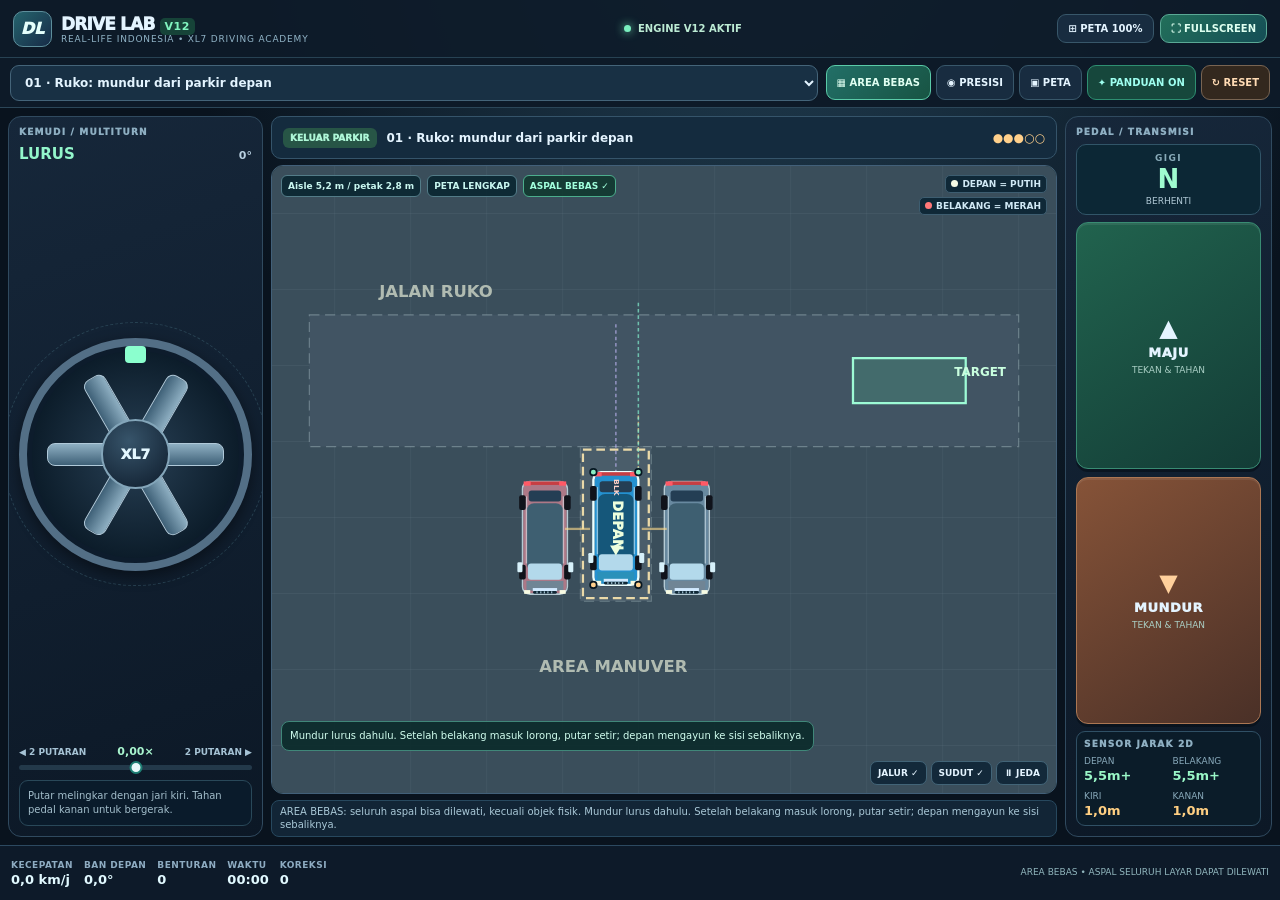
<file: index.html>
<!doctype html>
<html lang="id">
<head>
<meta charset="utf-8">
<meta name="viewport" content="width=device-width,initial-scale=1,maximum-scale=1,viewport-fit=cover,user-scalable=no">
<meta name="theme-color" content="#09111a">
<meta name="description" content="Drive Lab V11 — simulasi mengemudi, keluar parkir dan gang sempit Indonesia.">
<title>Drive Lab V12 — Full Road Indonesia Driving Simulator</title>
<link rel="stylesheet" href="./v12/style.css?v=12">
</head>
<body>
<div id="app">
<header class="header">
  <div class="brand"><span class="brandmark">DL</span><div class="brandcopy"><div class="brandline">DRIVE LAB <strong>V12</strong></div><div class="branddesc">REAL-LIFE INDONESIA • XL7 DRIVING ACADEMY</div></div></div>
  <div class="engine-chip"><i></i><span id="engineStatus">MENYIAPKAN ENGINE</span></div>
  <div class="header-actions"><button id="homeView" class="header-button" title="Kembali ke tampilan seluruh area">⊞ PETA 100%</button><button id="fullBtn" class="header-button primary">⛶ FULLSCREEN</button></div>
</header>
<div class="toolbar">
  <select id="scenarioSelect" aria-label="Pilih skenario latihan"><option>Memuat skenario...</option></select>
  <div class="filters">
    <button id="surfaceBtn" class="chip-button active" title="Ubah permukaan bebas atau batas lintasan" aria-pressed="true">▦ AREA BEBAS</button>
    <button id="modeBtn" class="chip-button" title="Kecepatan presisi atau normal">◉ PRESISI</button>
    <button id="cameraBtn" class="chip-button" title="Tukar tampilan kamera">▣ PETA</button>
    <button id="assistBtn" class="chip-button active" title="Aktifkan panduan" aria-pressed="true">✦ PANDUAN ON</button>
    <button id="resetBtn" class="chip-button reset">↻ RESET</button>
  </div>
</div>
<main class="cockpit">
  <section class="sidepanel wheelpanel" aria-label="Kontrol kemudi">
    <div class="section-kicker">KEMUDI / MULTITURN</div>
    <div class="wheel-readout"><strong id="steerDirection">LURUS</strong><span id="steerValue">0°</span></div>
    <div class="wheel-holder">
      <div id="steering" class="steering" role="slider" tabindex="0" aria-label="Setir virtual" aria-valuemin="-720" aria-valuemax="720" aria-valuenow="0">
        <div id="rotor" class="rotor"><div class="wheel-bar bar1"></div><div class="wheel-bar bar2"></div><div class="wheel-bar bar3"></div><div class="wheel-indicator"></div></div>
        <button id="centerWheel" class="wheel-center" aria-label="Luruskan setir">XL7</button>
      </div>
    </div>
    <div class="wheel-sub"><span>◀ 2 PUTARAN</span><span id="steerTurns">0,00×</span><span>2 PUTARAN ▶</span></div>
    <div class="wheel-meter"><div id="wheelProgress"></div></div>
    <div class="side-hint">Putar melingkar dengan jari kiri. Tahan pedal kanan untuk bergerak.</div>
  </section>
  <section class="viewportpanel" aria-label="Peta mengemudi">
    <div class="missionline"><div><span class="mission-type" id="categoryLabel">LATIHAN</span><strong id="missionName">Menyiapkan...</strong></div><div class="difficulty" id="difficultyLabel">●●●○○</div></div>
    <div class="viewport">
      <canvas id="sceneCanvas" aria-label="Peta dua dimensi kendaraan dan lingkungan"></canvas>
      <div class="scene-badge"><span id="widthInfo">JALAN —</span><span id="viewLabel">PETA LENGKAP</span><span id="driveInfo">ASPAL BEBAS ✓</span></div>
      <div class="sense-legend"><span><i class="front-dot"></i>DEPAN = PUTIH</span><span><i class="back-dot"></i>BELAKANG = MERAH</span></div>
      <div class="mission-message" id="coachMessage">Awasi sudut depan dan belakang mobil.</div>
      <div class="viewport-tools"><button id="lineBtn">JALUR ✓</button><button id="cornerBtn">SUDUT ✓</button><button id="pauseBtn">⏸ JEDA</button></div>
      <div id="completion" class="completion" hidden><div class="trophy">🏆</div><h2>Misi Berhasil</h2><div id="completionStats">Selesai</div><div class="win-actions"><button id="retryBtn">ULANGI</button><button id="nextBtn">LEVEL BERIKUTNYA →</button></div></div>
    </div>
    <div class="mission-caption" id="missionHint">Latihan geometri parkir dan kontrol kendaraan.</div>
  </section>
  <section class="sidepanel pedalpanel" aria-label="Pedal dan sensor">
    <div class="section-kicker">PEDAL / TRANSMISI</div>
    <div class="gearbox"><span>GIGI</span><strong id="gearReadout">N</strong><small id="movingLabel">BERHENTI</small></div>
    <div class="pedals">
      <button id="forward" class="pedal forward"><span class="pedal-icon">▲</span><strong>MAJU</strong><small>TEKAN & TAHAN</small></button>
      <button id="reverse" class="pedal reverse"><span class="pedal-icon">▼</span><strong>MUNDUR</strong><small>TEKAN & TAHAN</small></button>
    </div>
    <div class="sensors">
      <div class="section-kicker">SENSOR JARAK 2D</div>
      <div class="sensor-grid">
        <div><small>DEPAN</small><strong id="sensorF">—</strong></div><div><small>BELAKANG</small><strong id="sensorB">—</strong></div>
        <div><small>KIRI</small><strong id="sensorL">—</strong></div><div><small>KANAN</small><strong id="sensorR">—</strong></div>
      </div>
    </div>
  </section>
</main>
<footer class="footer">
 <div class="stat"><small>KECEPATAN</small><strong id="speed">0,0 km/j</strong></div>
 <div class="stat"><small>BAN DEPAN</small><strong id="tyreAngle">0,0°</strong></div>
 <div class="stat"><small>BENTURAN</small><strong id="collisions">0</strong></div>
 <div class="stat"><small>WAKTU</small><strong id="timer">00:00</strong></div>
 <div class="stat"><small>KOREKSI</small><strong id="changes">0</strong></div>
 <div class="sim-status" id="statusText">SIMULASI 2D • AREA BEBAS = PERMUKAAN LUAS DAPAT DILEWATI • RINTANGAN TETAP SOLID</div>
</footer>
<div id="rotateNotice" class="rotate-notice"><div class="rotate-icon">▱ ↻</div><strong>Putar perangkat ke landscape</strong><p>Kontrol setir dan pedal dirancang untuk dua jari pada layar horizontal.</p></div>
</div>
<script src="./v12/levels.js?v=12"></script>
<script src="./v12/engine.js?v=12"></script>
</body>
</html>
</file>
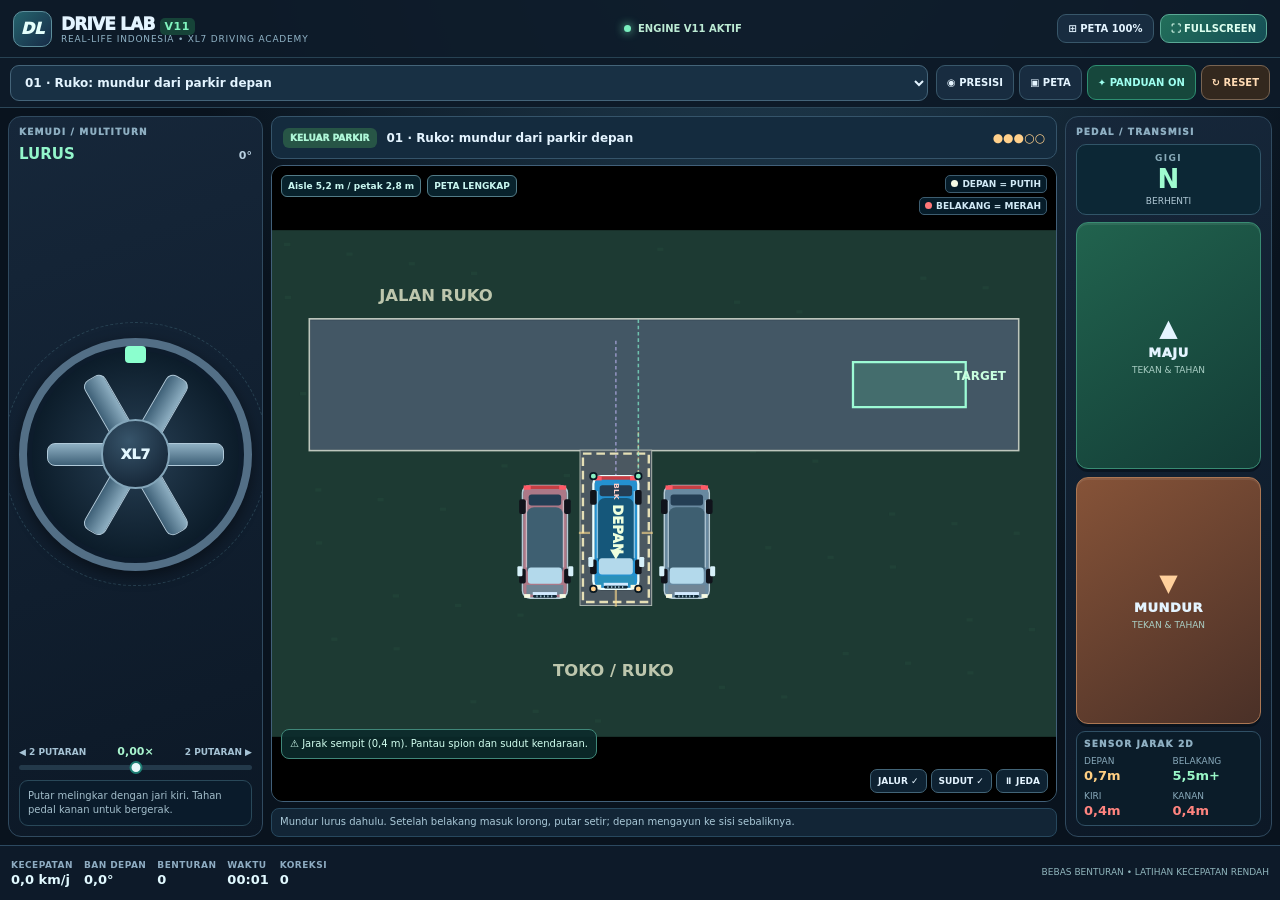
<file: v11/index.html>
<!doctype html>
<html lang="id">
<head>
<meta charset="utf-8">
<meta name="viewport" content="width=device-width,initial-scale=1,maximum-scale=1,viewport-fit=cover,user-scalable=no">
<meta name="theme-color" content="#09111a">
<meta name="description" content="Drive Lab V11 — simulasi mengemudi, keluar parkir dan gang sempit Indonesia.">
<title>Drive Lab V11 — Real-Life Indonesia Driving Simulator</title>
<link rel="stylesheet" href="./style.css">
</head>
<body>
<div id="app">
<header class="header">
  <div class="brand"><span class="brandmark">DL</span><div class="brandcopy"><div class="brandline">DRIVE LAB <strong>V11</strong></div><div class="branddesc">REAL-LIFE INDONESIA • XL7 DRIVING ACADEMY</div></div></div>
  <div class="engine-chip"><i></i><span id="engineStatus">MENYIAPKAN ENGINE</span></div>
  <div class="header-actions"><button id="homeView" class="header-button" title="Kembali ke tampilan seluruh area">⊞ PETA 100%</button><button id="fullBtn" class="header-button primary">⛶ FULLSCREEN</button></div>
</header>
<div class="toolbar">
  <select id="scenarioSelect" aria-label="Pilih skenario latihan"><option>Memuat skenario...</option></select>
  <div class="filters">
    <button id="modeBtn" class="chip-button" title="Kecepatan presisi atau normal">◉ PRESISI</button>
    <button id="cameraBtn" class="chip-button" title="Tukar tampilan kamera">▣ PETA</button>
    <button id="assistBtn" class="chip-button active" title="Aktifkan panduan" aria-pressed="true">✦ PANDUAN ON</button>
    <button id="resetBtn" class="chip-button reset">↻ RESET</button>
  </div>
</div>
<main class="cockpit">
  <section class="sidepanel wheelpanel" aria-label="Kontrol kemudi">
    <div class="section-kicker">KEMUDI / MULTITURN</div>
    <div class="wheel-readout"><strong id="steerDirection">LURUS</strong><span id="steerValue">0°</span></div>
    <div class="wheel-holder">
      <div id="steering" class="steering" role="slider" tabindex="0" aria-label="Setir virtual" aria-valuemin="-720" aria-valuemax="720" aria-valuenow="0">
        <div id="rotor" class="rotor"><div class="wheel-bar bar1"></div><div class="wheel-bar bar2"></div><div class="wheel-bar bar3"></div><div class="wheel-indicator"></div></div>
        <button id="centerWheel" class="wheel-center" aria-label="Luruskan setir">XL7</button>
      </div>
    </div>
    <div class="wheel-sub"><span>◀ 2 PUTARAN</span><span id="steerTurns">0,00×</span><span>2 PUTARAN ▶</span></div>
    <div class="wheel-meter"><div id="wheelProgress"></div></div>
    <div class="side-hint">Putar melingkar dengan jari kiri. Tahan pedal kanan untuk bergerak.</div>
  </section>
  <section class="viewportpanel" aria-label="Peta mengemudi">
    <div class="missionline"><div><span class="mission-type" id="categoryLabel">LATIHAN</span><strong id="missionName">Menyiapkan...</strong></div><div class="difficulty" id="difficultyLabel">●●●○○</div></div>
    <div class="viewport">
      <canvas id="sceneCanvas" aria-label="Peta dua dimensi kendaraan dan lingkungan"></canvas>
      <div class="scene-badge"><span id="widthInfo">JALAN —</span><span id="viewLabel">PETA LENGKAP</span></div>
      <div class="sense-legend"><span><i class="front-dot"></i>DEPAN = PUTIH</span><span><i class="back-dot"></i>BELAKANG = MERAH</span></div>
      <div class="mission-message" id="coachMessage">Awasi sudut depan dan belakang mobil.</div>
      <div class="viewport-tools"><button id="lineBtn">JALUR ✓</button><button id="cornerBtn">SUDUT ✓</button><button id="pauseBtn">⏸ JEDA</button></div>
      <div id="completion" class="completion" hidden><div class="trophy">🏆</div><h2>Misi Berhasil</h2><div id="completionStats">Selesai</div><div class="win-actions"><button id="retryBtn">ULANGI</button><button id="nextBtn">LEVEL BERIKUTNYA →</button></div></div>
    </div>
    <div class="mission-caption" id="missionHint">Latihan geometri parkir dan kontrol kendaraan.</div>
  </section>
  <section class="sidepanel pedalpanel" aria-label="Pedal dan sensor">
    <div class="section-kicker">PEDAL / TRANSMISI</div>
    <div class="gearbox"><span>GIGI</span><strong id="gearReadout">N</strong><small id="movingLabel">BERHENTI</small></div>
    <div class="pedals">
      <button id="forward" class="pedal forward"><span class="pedal-icon">▲</span><strong>MAJU</strong><small>TEKAN & TAHAN</small></button>
      <button id="reverse" class="pedal reverse"><span class="pedal-icon">▼</span><strong>MUNDUR</strong><small>TEKAN & TAHAN</small></button>
    </div>
    <div class="sensors">
      <div class="section-kicker">SENSOR JARAK 2D</div>
      <div class="sensor-grid">
        <div><small>DEPAN</small><strong id="sensorF">—</strong></div><div><small>BELAKANG</small><strong id="sensorB">—</strong></div>
        <div><small>KIRI</small><strong id="sensorL">—</strong></div><div><small>KANAN</small><strong id="sensorR">—</strong></div>
      </div>
    </div>
  </section>
</main>
<footer class="footer">
 <div class="stat"><small>KECEPATAN</small><strong id="speed">0,0 km/j</strong></div>
 <div class="stat"><small>BAN DEPAN</small><strong id="tyreAngle">0,0°</strong></div>
 <div class="stat"><small>BENTURAN</small><strong id="collisions">0</strong></div>
 <div class="stat"><small>WAKTU</small><strong id="timer">00:00</strong></div>
 <div class="stat"><small>KOREKSI</small><strong id="changes">0</strong></div>
 <div class="sim-status" id="statusText">SIMULASI 2D — LATIHAN KECEPATAN RENDAH, BUKAN PENGGANTI PRAKTIK NYATA</div>
</footer>
<div id="rotateNotice" class="rotate-notice"><div class="rotate-icon">▱ ↻</div><strong>Putar perangkat ke landscape</strong><p>Kontrol setir dan pedal dirancang untuk dua jari pada layar horizontal.</p></div>
</div>
<script src="./levels.js"></script>
<script src="./engine.js"></script>
</body>
</html>
</file>
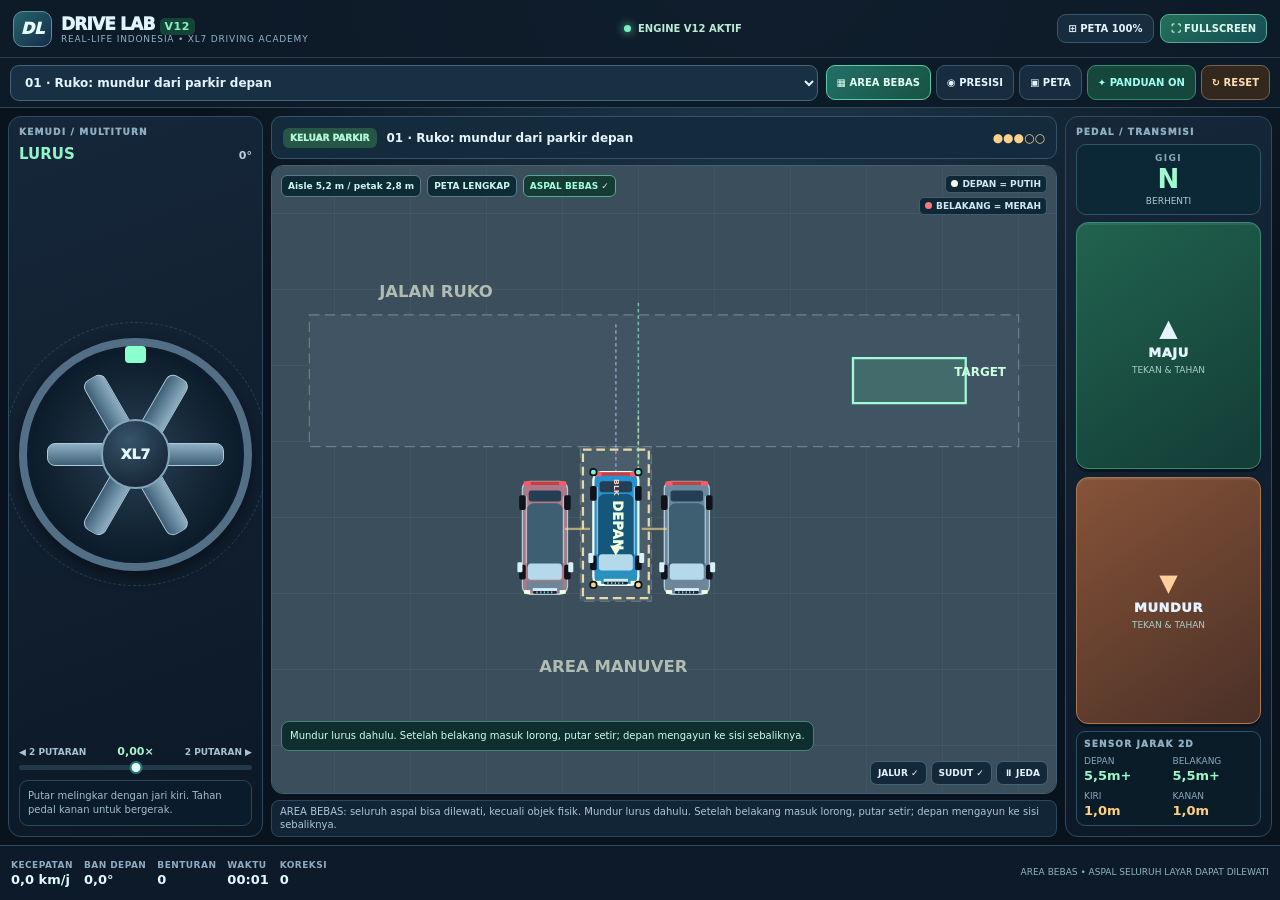
<file: v12/index.html>
<!doctype html>
<html lang="id">
<head>
<meta charset="utf-8">
<meta name="viewport" content="width=device-width,initial-scale=1,maximum-scale=1,viewport-fit=cover,user-scalable=no">
<meta name="theme-color" content="#09111a">
<meta name="description" content="Drive Lab V11 — simulasi mengemudi, keluar parkir dan gang sempit Indonesia.">
<title>Drive Lab V12 — Full Road Indonesia Driving Simulator</title>
<link rel="stylesheet" href="./style.css?v=12">
</head>
<body>
<div id="app">
<header class="header">
  <div class="brand"><span class="brandmark">DL</span><div class="brandcopy"><div class="brandline">DRIVE LAB <strong>V12</strong></div><div class="branddesc">REAL-LIFE INDONESIA • XL7 DRIVING ACADEMY</div></div></div>
  <div class="engine-chip"><i></i><span id="engineStatus">MENYIAPKAN ENGINE</span></div>
  <div class="header-actions"><button id="homeView" class="header-button" title="Kembali ke tampilan seluruh area">⊞ PETA 100%</button><button id="fullBtn" class="header-button primary">⛶ FULLSCREEN</button></div>
</header>
<div class="toolbar">
  <select id="scenarioSelect" aria-label="Pilih skenario latihan"><option>Memuat skenario...</option></select>
  <div class="filters">
    <button id="surfaceBtn" class="chip-button active" title="Ubah permukaan bebas atau batas lintasan" aria-pressed="true">▦ AREA BEBAS</button>
    <button id="modeBtn" class="chip-button" title="Kecepatan presisi atau normal">◉ PRESISI</button>
    <button id="cameraBtn" class="chip-button" title="Tukar tampilan kamera">▣ PETA</button>
    <button id="assistBtn" class="chip-button active" title="Aktifkan panduan" aria-pressed="true">✦ PANDUAN ON</button>
    <button id="resetBtn" class="chip-button reset">↻ RESET</button>
  </div>
</div>
<main class="cockpit">
  <section class="sidepanel wheelpanel" aria-label="Kontrol kemudi">
    <div class="section-kicker">KEMUDI / MULTITURN</div>
    <div class="wheel-readout"><strong id="steerDirection">LURUS</strong><span id="steerValue">0°</span></div>
    <div class="wheel-holder">
      <div id="steering" class="steering" role="slider" tabindex="0" aria-label="Setir virtual" aria-valuemin="-720" aria-valuemax="720" aria-valuenow="0">
        <div id="rotor" class="rotor"><div class="wheel-bar bar1"></div><div class="wheel-bar bar2"></div><div class="wheel-bar bar3"></div><div class="wheel-indicator"></div></div>
        <button id="centerWheel" class="wheel-center" aria-label="Luruskan setir">XL7</button>
      </div>
    </div>
    <div class="wheel-sub"><span>◀ 2 PUTARAN</span><span id="steerTurns">0,00×</span><span>2 PUTARAN ▶</span></div>
    <div class="wheel-meter"><div id="wheelProgress"></div></div>
    <div class="side-hint">Putar melingkar dengan jari kiri. Tahan pedal kanan untuk bergerak.</div>
  </section>
  <section class="viewportpanel" aria-label="Peta mengemudi">
    <div class="missionline"><div><span class="mission-type" id="categoryLabel">LATIHAN</span><strong id="missionName">Menyiapkan...</strong></div><div class="difficulty" id="difficultyLabel">●●●○○</div></div>
    <div class="viewport">
      <canvas id="sceneCanvas" aria-label="Peta dua dimensi kendaraan dan lingkungan"></canvas>
      <div class="scene-badge"><span id="widthInfo">JALAN —</span><span id="viewLabel">PETA LENGKAP</span><span id="driveInfo">ASPAL BEBAS ✓</span></div>
      <div class="sense-legend"><span><i class="front-dot"></i>DEPAN = PUTIH</span><span><i class="back-dot"></i>BELAKANG = MERAH</span></div>
      <div class="mission-message" id="coachMessage">Awasi sudut depan dan belakang mobil.</div>
      <div class="viewport-tools"><button id="lineBtn">JALUR ✓</button><button id="cornerBtn">SUDUT ✓</button><button id="pauseBtn">⏸ JEDA</button></div>
      <div id="completion" class="completion" hidden><div class="trophy">🏆</div><h2>Misi Berhasil</h2><div id="completionStats">Selesai</div><div class="win-actions"><button id="retryBtn">ULANGI</button><button id="nextBtn">LEVEL BERIKUTNYA →</button></div></div>
    </div>
    <div class="mission-caption" id="missionHint">Latihan geometri parkir dan kontrol kendaraan.</div>
  </section>
  <section class="sidepanel pedalpanel" aria-label="Pedal dan sensor">
    <div class="section-kicker">PEDAL / TRANSMISI</div>
    <div class="gearbox"><span>GIGI</span><strong id="gearReadout">N</strong><small id="movingLabel">BERHENTI</small></div>
    <div class="pedals">
      <button id="forward" class="pedal forward"><span class="pedal-icon">▲</span><strong>MAJU</strong><small>TEKAN & TAHAN</small></button>
      <button id="reverse" class="pedal reverse"><span class="pedal-icon">▼</span><strong>MUNDUR</strong><small>TEKAN & TAHAN</small></button>
    </div>
    <div class="sensors">
      <div class="section-kicker">SENSOR JARAK 2D</div>
      <div class="sensor-grid">
        <div><small>DEPAN</small><strong id="sensorF">—</strong></div><div><small>BELAKANG</small><strong id="sensorB">—</strong></div>
        <div><small>KIRI</small><strong id="sensorL">—</strong></div><div><small>KANAN</small><strong id="sensorR">—</strong></div>
      </div>
    </div>
  </section>
</main>
<footer class="footer">
 <div class="stat"><small>KECEPATAN</small><strong id="speed">0,0 km/j</strong></div>
 <div class="stat"><small>BAN DEPAN</small><strong id="tyreAngle">0,0°</strong></div>
 <div class="stat"><small>BENTURAN</small><strong id="collisions">0</strong></div>
 <div class="stat"><small>WAKTU</small><strong id="timer">00:00</strong></div>
 <div class="stat"><small>KOREKSI</small><strong id="changes">0</strong></div>
 <div class="sim-status" id="statusText">SIMULASI 2D • AREA BEBAS = PERMUKAAN LUAS DAPAT DILEWATI • RINTANGAN TETAP SOLID</div>
</footer>
<div id="rotateNotice" class="rotate-notice"><div class="rotate-icon">▱ ↻</div><strong>Putar perangkat ke landscape</strong><p>Kontrol setir dan pedal dirancang untuk dua jari pada layar horizontal.</p></div>
</div>
<script src="./levels.js?v=12"></script>
<script src="./engine.js?v=12"></script>
</body>
</html>
</file>
<file: v12/style.css>
:root{--bg:#08121d;--panel:#101e2d;--panel2:#152739;--line:#2d4b60;--ink:#e4f4ff;--muted:#9bb6c8;--mint:#7af0bf;--blue:#83c9ff;--warn:#ffb36b}
*{box-sizing:border-box;-webkit-tap-highlight-color:transparent}
html,body{margin:0;padding:0;background:var(--bg);font-family:system-ui,-apple-system,"Segoe UI",sans-serif;color:var(--ink);height:100%;width:100%;overflow:hidden;overscroll-behavior:none}
button,select{font:inherit}button{cursor:pointer;color:inherit;touch-action:manipulation}button:focus-visible,select:focus-visible,.steering:focus-visible{outline:2px solid #85e5c3;outline-offset:2px}
#app{height:100vh;height:100dvh;width:100%;display:flex;flex-direction:column;min-height:0;min-width:0;background:radial-gradient(ellipse at 60% -20%,#244459,transparent 55%),#09131e;isolation:isolate;overflow:hidden}
.header{height:58px;flex:0 0 auto;display:flex;align-items:center;gap:15px;padding:6px 13px;background:#0e1b29e8;border-bottom:1px solid #274253}
.brand{display:flex;align-items:center;gap:9px;min-width:0;flex-shrink:0}.brandmark{height:36px;width:39px;border-radius:10px;display:grid;place-items:center;background:linear-gradient(135deg,#25646d,#172b47);border:1px solid #5d8e9b;color:#e5fffb;font-weight:1000;font-style:italic}.brandline{font-weight:950;font-size:17px;letter-spacing:-.05em;white-space:nowrap}.brandline strong{font-size:11px;letter-spacing:.04em;color:#80f5bf;padding:2px 5px;background:#164338;border-radius:5px}.branddesc{font-size:9px;letter-spacing:.09em;color:#91b4c7;white-space:nowrap}
.engine-chip{flex:1;display:flex;justify-content:center;gap:7px;align-items:center;white-space:nowrap;color:#bcebd4;font-size:10px;font-weight:900}.engine-chip i{background:#7af0bf;border-radius:50%;width:7px;height:7px;box-shadow:0 0 10px #7af0bf}
.header-actions{display:flex;gap:6px;align-items:center;flex-shrink:0}.header-button,.chip-button{background:#182c40;border:1px solid #38576a;border-radius:9px;padding:8px 10px;font-size:10px;font-weight:900;white-space:nowrap}.header-button.primary{border-color:#5aa995;background:linear-gradient(135deg,#226f5a,#154e56);color:#defff0}.header-button:active,.chip-button:active{filter:brightness(1.3)}
.toolbar{height:50px;min-height:50px;display:flex;align-items:center;gap:8px;padding:6px 10px;background:#0d1a28;border-bottom:1px solid #2b4658}
#scenarioSelect{flex:1;min-width:120px;height:36px;background:#183044;border:1px solid #446479;color:#e3f4ff;border-radius:9px;padding:0 10px;font-weight:850;font-size:12px;text-overflow:ellipsis}
.filters{display:flex;gap:5px}.chip-button{padding:8px 10px;height:35px}.chip-button.active{border-color:#2e8f71;color:#9ffff0;background:#16473c}.chip-button.reset{border-color:#786452;color:#ffdbb4;background:#33281e}
.cockpit{display:grid;grid-template-columns:clamp(185px,21%,255px) minmax(0,1fr) clamp(146px,17%,207px);flex:1;min-height:0;gap:8px;padding:8px}
.sidepanel{border:1px solid #304a5f;border-radius:13px;background:linear-gradient(160deg,#16273a,#0c1826);min-height:0;padding:10px;display:flex;flex-direction:column;overflow:hidden}
.section-kicker{font-size:9px;letter-spacing:.13em;font-weight:950;color:#8eafc2}
.wheel-readout{display:flex;justify-content:space-between;gap:8px;align-items:baseline;margin-top:8px}.wheel-readout strong{font-size:15px;color:#93f6cb}.wheel-readout span{font-size:11px;color:#b9d1e2;font-weight:850}
.wheel-holder{flex:1;min-height:0;display:grid;place-items:center;padding:2px 0}
.steering{width:min(100%,235px,37dvh);height:auto;aspect-ratio:1/1;position:relative;border-radius:50%;border:8px solid #536f86;background:radial-gradient(circle,#284055,#0a1a27 72%);box-shadow:inset 0 0 0 5px #0d1c2c,0 5px 15px #0007;touch-action:none;user-select:none;-webkit-user-select:none;cursor:grab}
.steering:active{cursor:grabbing}.steering:before{content:"";position:absolute;inset:-11%;border-radius:50%;border:1px dashed #47718066;pointer-events:none}
.rotor{position:absolute;inset:0;pointer-events:none;transform:rotate(0deg);will-change:transform}.wheel-bar{position:absolute;left:9%;width:82%;height:11%;top:44.5%;background:linear-gradient(#8fb0c3,#3e6077);border:1px solid #b0c9d9;border-radius:8px}.bar2{transform:rotate(60deg)}.bar3{transform:rotate(120deg)}.wheel-indicator{position:absolute;top:0;left:45%;width:10%;height:8%;border-radius:4px;background:#8bffce}
.wheel-center{position:absolute;inset:34%;border-radius:50%;border:2px solid #83a5b9;background:radial-gradient(circle at 40% 30%,#37546a,#0d1b2b);font-weight:950;font-size:clamp(10px,1.5vw,14px);color:#e3f7ff;padding:0;display:grid;place-items:center;touch-action:none}
.wheel-sub{display:flex;justify-content:space-between;gap:5px;margin-bottom:7px;align-items:center;color:#a6c3d5;font-size:9px;font-weight:850}.wheel-sub span:nth-child(2){color:#a9f5cf;font-size:11px}
.wheel-meter{height:5px;border-radius:10px;background:#23394a;position:relative;margin-bottom:10px}.wheel-meter::after{content:"";position:absolute;left:50%;top:-4px;background:#e8f9fa;border:2px solid #1d7e73;width:9px;height:9px;border-radius:50%;transform:translateX(-50%)}.wheel-meter div{height:100%;width:0;background:linear-gradient(90deg,#82c3ff,#7af0bf);position:absolute;left:50%;border-radius:6px}
.side-hint{padding:8px;border:1px solid #294859;border-radius:9px;color:#a3becb;background:#0a1b2b;font-size:10px;line-height:1.4}
.viewportpanel{display:flex;flex-direction:column;min-width:0;min-height:0;gap:6px}
.missionline{height:43px;flex:0 0 auto;display:flex;align-items:center;justify-content:space-between;gap:10px;padding:7px 11px;border:1px solid #35546a;background:#142b3e;border-radius:10px}
.missionline div:first-child{display:flex;align-items:center;gap:10px;overflow:hidden;min-width:0}.mission-type{background:#275546;color:#aef7d7;padding:5px 7px;font-size:9px;border-radius:6px;white-space:nowrap;font-weight:950}.missionline strong{overflow:hidden;text-overflow:ellipsis;white-space:nowrap;font-size:12px}.difficulty{color:#ffd08b;font-size:12px;font-weight:900;white-space:nowrap}
.viewport{position:relative;flex:1;min-height:0;overflow:hidden;border-radius:12px;border:1px solid #426079;background:#172c29;box-shadow:inset 0 2px 18px #000a}
#sceneCanvas{width:100%;height:100%;display:block;touch-action:none}
.scene-badge{position:absolute;top:9px;left:9px;display:flex;gap:6px;pointer-events:none;flex-wrap:wrap;max-width:70%}
.scene-badge span{border:1px solid #537c88;border-radius:6px;background:#092631e5;color:#c9f7f0;padding:5px 6px;font-size:9px;font-weight:900}
.sense-legend{position:absolute;right:9px;top:9px;display:flex;flex-direction:column;align-items:flex-end;gap:4px;pointer-events:none}.sense-legend span{font-size:9px;font-weight:900;color:#d1e9f5;background:#082231d9;border:1px solid #3d5d70;border-radius:5px;padding:3px 5px}.sense-legend i{display:inline-block;width:7px;height:7px;border-radius:50%;margin-right:4px}.front-dot{background:#f6fae5}.back-dot{background:#ff7778}
.mission-message{position:absolute;bottom:42px;left:9px;max-width:68%;border-radius:8px;background:#0c2b2be8;border:1px solid #408779;color:#d2fff0;padding:7px 8px;font-size:10px;line-height:1.45;pointer-events:none}
.mission-message[hidden]{display:none}.viewport-tools{position:absolute;bottom:8px;right:8px;display:flex;gap:4px}
.viewport-tools button{font-size:9px;background:#102637e8;border:1px solid #426477;padding:6px 7px;border-radius:7px;font-weight:900}
.mission-caption{min-height:29px;display:flex;align-items:center;padding:5px 8px;border-radius:8px;background:#122536;border:1px solid #27485e;color:#aac9d8;font-size:10px;line-height:1.25}
.pedalpanel{gap:7px}.gearbox{background:#0c2735;border:1px solid #315568;border-radius:10px;padding:8px;text-align:center;display:flex;flex-direction:column;gap:1px}.gearbox span{color:#88aab8;font-size:9px;letter-spacing:.15em;font-weight:900}.gearbox strong{font-size:26px;color:#9ffbcf;line-height:1.2}.gearbox small{font-size:9px;color:#b1c9d6}
.pedals{display:flex;flex-direction:column;flex:1;min-height:0;gap:8px}.pedal{flex:1;min-height:64px;touch-action:none;user-select:none;-webkit-user-select:none;border-radius:12px;display:flex;align-items:center;justify-content:center;flex-direction:column;gap:5px;box-shadow:inset 0 2px #ffffff12,0 3px #050c1488}
.pedal strong{font-size:13px;font-weight:950;letter-spacing:.04em}.pedal small{font-size:9px;color:#aacfc5}.pedal-icon{font-size:24px;line-height:1}.pedal.forward{background:linear-gradient(145deg,#21634e,#133c36);border:1px solid #398c73}.pedal.reverse{background:linear-gradient(145deg,#865338,#4a3027);border:1px solid #ac7753}.pedal.reverse .pedal-icon{color:#ffd09c}.pedal.pressed{filter:brightness(1.48);transform:translateY(2px)}
.sensors{border-radius:9px;border:1px solid #305065;background:#0b1c29;padding:7px}.sensor-grid{display:grid;grid-template-columns:1fr 1fr;gap:8px;margin-top:7px}.sensor-grid div{display:flex;flex-direction:column;gap:2px}.sensor-grid small{font-size:9px;color:#89aabb}.sensor-grid strong{font-size:13px;color:#9af7c7;font-variant-numeric:tabular-nums}.sensor-grid strong.warn{color:#ffcf82}.sensor-grid strong.danger{color:#ff847f}
.footer{height:55px;flex:0 0 auto;background:#0d1a29;border-top:1px solid #2c4960;display:flex;align-items:center;gap:11px;padding:6px 11px;overflow:hidden}.stat{display:flex;flex-direction:column;white-space:nowrap;gap:2px;min-width:0}.stat small{font-size:9px;color:#8eacc2;letter-spacing:.05em;font-weight:900}.stat strong{font-size:13px;color:#e1f9ff;font-variant-numeric:tabular-nums}.sim-status{margin-left:auto;color:#91b6bd;text-align:right;font-size:9px;line-height:1.3;max-width:38%}
.completion{position:absolute;top:50%;left:50%;transform:translate(-50%,-50%);width:min(340px,85%);z-index:5;background:#10392ff5;border:1px solid #88f1c3;border-radius:14px;padding:16px;display:flex;flex-direction:column;gap:9px;align-items:center;text-align:center;box-shadow:0 15px 60px #000b}.completion[hidden]{display:none}.completion h2{font-size:18px;margin:0}.completion .trophy{font-size:34px}.completion #completionStats{font-size:12px;color:#b9e9d5}.win-actions{display:flex;gap:6px}.win-actions button{background:#236858;border:1px solid #5bb69a;border-radius:8px;padding:9px;font-size:10px;font-weight:900}
.rotate-notice{display:none;position:fixed;inset:0;z-index:15;background:#0c1826f7;flex-direction:column;align-items:center;justify-content:center;gap:12px;text-align:center;padding:25px}.rotate-notice strong{font-size:20px}.rotate-notice p{max-width:350px;color:#aec7d6;font-size:13px}.rotate-icon{font-size:55px}
body.pseudo-full #app{position:fixed;inset:0;height:100dvh;width:100vw;z-index:99999}
@media(orientation:portrait) and (max-width:720px){.rotate-notice{display:flex}}
@media(max-height:545px){.header{height:42px;padding:3px 8px;gap:6px}.brandmark{height:28px;width:29px}.brandline{font-size:13px}.brandline strong{font-size:9px}.branddesc{font-size:8px}.header-button{padding:5px 6px;font-size:9px}.toolbar{height:39px;min-height:39px;padding:4px 6px;gap:5px}#scenarioSelect{height:30px;font-size:10px}.filters{gap:3px}.chip-button{height:30px;padding:6px 6px;font-size:9px}.cockpit{gap:5px;padding:5px;grid-template-columns:clamp(135px,21%,215px) minmax(0,1fr) clamp(107px,16%,160px)}.sidepanel{padding:6px;border-radius:9px}.section-kicker{font-size:8px}.wheel-readout{margin-top:3px}.wheel-readout strong{font-size:11px}.steering{width:min(100%,31dvh,200px);border-width:5px}.wheel-sub{font-size:8px;margin-bottom:3px}.wheel-meter{margin-bottom:4px}.side-hint{display:none}.missionline{height:30px;padding:3px 6px}.missionline strong{font-size:10px}.mission-type{font-size:8px;padding:4px}.mission-caption{min-height:20px;font-size:9px;padding:3px 5px}.viewportpanel{gap:3px}.pedalpanel{gap:4px}.gearbox{padding:3px}.gearbox strong{font-size:19px}.gearbox span,.gearbox small{font-size:8px}.pedals{gap:5px}.pedal{min-height:36px;gap:1px;border-radius:9px}.pedal-icon{font-size:17px}.pedal strong{font-size:10px}.pedal small{display:none}.sensors{padding:4px}.sensor-grid{margin-top:3px;gap:4px}.sensor-grid small{font-size:8px}.sensor-grid strong{font-size:11px}.footer{height:36px;padding:4px 7px;gap:9px}.stat small{font-size:8px}.stat strong{font-size:11px}.sim-status{display:none}.mission-message{max-width:70%;bottom:32px;padding:4px 6px;font-size:9px}.scene-badge span{font-size:8px;padding:3px 4px}.sense-legend span{font-size:8px}.viewport-tools button{padding:3px 5px;font-size:8px}}
@media(max-width:750px) and (orientation:landscape){.branddesc{display:none}.engine-chip{display:none}.filters .chip-button:nth-child(3){display:none}.sense-legend{display:none}.missionline .difficulty{display:none}.sensors .section-kicker{display:none}}

/* V12: playfield is a road surface. No forbidden green land in free mode. */
#surfaceBtn.active{background:linear-gradient(135deg,#226f67,#185443);border-color:#5acba8;color:#e0fff2}
#surfaceBtn:not(.active){border-color:#a58b5b;background:#453622;color:#ffe8b6}
#driveInfo{color:#a1ffdc!important;border-color:#4cae8d!important;background:#123a31e8!important}
#driveInfo.limited{color:#ffe2a2!important;border-color:#a88755!important;background:#493a24ea!important}
@media(max-height:545px){#surfaceBtn{font-size:8px;padding:5px}}
@media(max-width:890px) and (orientation:landscape){.filters{gap:3px}.chip-button{padding-left:5px;padding-right:5px;font-size:8px}.header-actions{gap:3px}.header-button{font-size:9px;padding-left:5px;padding-right:5px}.scene-badge{max-width:77%}}
</file>
<file: v11/style.css>
:root{--bg:#08121d;--panel:#101e2d;--panel2:#152739;--line:#2d4b60;--ink:#e4f4ff;--muted:#9bb6c8;--mint:#7af0bf;--blue:#83c9ff;--warn:#ffb36b}
*{box-sizing:border-box;-webkit-tap-highlight-color:transparent}
html,body{margin:0;padding:0;background:var(--bg);font-family:system-ui,-apple-system,"Segoe UI",sans-serif;color:var(--ink);height:100%;width:100%;overflow:hidden;overscroll-behavior:none}
button,select{font:inherit}button{cursor:pointer;color:inherit;touch-action:manipulation}button:focus-visible,select:focus-visible,.steering:focus-visible{outline:2px solid #85e5c3;outline-offset:2px}
#app{height:100vh;height:100dvh;width:100%;display:flex;flex-direction:column;min-height:0;min-width:0;background:radial-gradient(ellipse at 60% -20%,#244459,transparent 55%),#09131e;isolation:isolate;overflow:hidden}
.header{height:58px;flex:0 0 auto;display:flex;align-items:center;gap:15px;padding:6px 13px;background:#0e1b29e8;border-bottom:1px solid #274253}
.brand{display:flex;align-items:center;gap:9px;min-width:0;flex-shrink:0}.brandmark{height:36px;width:39px;border-radius:10px;display:grid;place-items:center;background:linear-gradient(135deg,#25646d,#172b47);border:1px solid #5d8e9b;color:#e5fffb;font-weight:1000;font-style:italic}.brandline{font-weight:950;font-size:17px;letter-spacing:-.05em;white-space:nowrap}.brandline strong{font-size:11px;letter-spacing:.04em;color:#80f5bf;padding:2px 5px;background:#164338;border-radius:5px}.branddesc{font-size:9px;letter-spacing:.09em;color:#91b4c7;white-space:nowrap}
.engine-chip{flex:1;display:flex;justify-content:center;gap:7px;align-items:center;white-space:nowrap;color:#bcebd4;font-size:10px;font-weight:900}.engine-chip i{background:#7af0bf;border-radius:50%;width:7px;height:7px;box-shadow:0 0 10px #7af0bf}
.header-actions{display:flex;gap:6px;align-items:center;flex-shrink:0}.header-button,.chip-button{background:#182c40;border:1px solid #38576a;border-radius:9px;padding:8px 10px;font-size:10px;font-weight:900;white-space:nowrap}.header-button.primary{border-color:#5aa995;background:linear-gradient(135deg,#226f5a,#154e56);color:#defff0}.header-button:active,.chip-button:active{filter:brightness(1.3)}
.toolbar{height:50px;min-height:50px;display:flex;align-items:center;gap:8px;padding:6px 10px;background:#0d1a28;border-bottom:1px solid #2b4658}
#scenarioSelect{flex:1;min-width:120px;height:36px;background:#183044;border:1px solid #446479;color:#e3f4ff;border-radius:9px;padding:0 10px;font-weight:850;font-size:12px;text-overflow:ellipsis}
.filters{display:flex;gap:5px}.chip-button{padding:8px 10px;height:35px}.chip-button.active{border-color:#2e8f71;color:#9ffff0;background:#16473c}.chip-button.reset{border-color:#786452;color:#ffdbb4;background:#33281e}
.cockpit{display:grid;grid-template-columns:clamp(185px,21%,255px) minmax(0,1fr) clamp(146px,17%,207px);flex:1;min-height:0;gap:8px;padding:8px}
.sidepanel{border:1px solid #304a5f;border-radius:13px;background:linear-gradient(160deg,#16273a,#0c1826);min-height:0;padding:10px;display:flex;flex-direction:column;overflow:hidden}
.section-kicker{font-size:9px;letter-spacing:.13em;font-weight:950;color:#8eafc2}
.wheel-readout{display:flex;justify-content:space-between;gap:8px;align-items:baseline;margin-top:8px}.wheel-readout strong{font-size:15px;color:#93f6cb}.wheel-readout span{font-size:11px;color:#b9d1e2;font-weight:850}
.wheel-holder{flex:1;min-height:0;display:grid;place-items:center;padding:2px 0}
.steering{width:min(100%,235px,37dvh);height:auto;aspect-ratio:1/1;position:relative;border-radius:50%;border:8px solid #536f86;background:radial-gradient(circle,#284055,#0a1a27 72%);box-shadow:inset 0 0 0 5px #0d1c2c,0 5px 15px #0007;touch-action:none;user-select:none;-webkit-user-select:none;cursor:grab}
.steering:active{cursor:grabbing}.steering:before{content:"";position:absolute;inset:-11%;border-radius:50%;border:1px dashed #47718066;pointer-events:none}
.rotor{position:absolute;inset:0;pointer-events:none;transform:rotate(0deg);will-change:transform}.wheel-bar{position:absolute;left:9%;width:82%;height:11%;top:44.5%;background:linear-gradient(#8fb0c3,#3e6077);border:1px solid #b0c9d9;border-radius:8px}.bar2{transform:rotate(60deg)}.bar3{transform:rotate(120deg)}.wheel-indicator{position:absolute;top:0;left:45%;width:10%;height:8%;border-radius:4px;background:#8bffce}
.wheel-center{position:absolute;inset:34%;border-radius:50%;border:2px solid #83a5b9;background:radial-gradient(circle at 40% 30%,#37546a,#0d1b2b);font-weight:950;font-size:clamp(10px,1.5vw,14px);color:#e3f7ff;padding:0;display:grid;place-items:center;touch-action:none}
.wheel-sub{display:flex;justify-content:space-between;gap:5px;margin-bottom:7px;align-items:center;color:#a6c3d5;font-size:9px;font-weight:850}.wheel-sub span:nth-child(2){color:#a9f5cf;font-size:11px}
.wheel-meter{height:5px;border-radius:10px;background:#23394a;position:relative;margin-bottom:10px}.wheel-meter::after{content:"";position:absolute;left:50%;top:-4px;background:#e8f9fa;border:2px solid #1d7e73;width:9px;height:9px;border-radius:50%;transform:translateX(-50%)}.wheel-meter div{height:100%;width:0;background:linear-gradient(90deg,#82c3ff,#7af0bf);position:absolute;left:50%;border-radius:6px}
.side-hint{padding:8px;border:1px solid #294859;border-radius:9px;color:#a3becb;background:#0a1b2b;font-size:10px;line-height:1.4}
.viewportpanel{display:flex;flex-direction:column;min-width:0;min-height:0;gap:6px}
.missionline{height:43px;flex:0 0 auto;display:flex;align-items:center;justify-content:space-between;gap:10px;padding:7px 11px;border:1px solid #35546a;background:#142b3e;border-radius:10px}
.missionline div:first-child{display:flex;align-items:center;gap:10px;overflow:hidden;min-width:0}.mission-type{background:#275546;color:#aef7d7;padding:5px 7px;font-size:9px;border-radius:6px;white-space:nowrap;font-weight:950}.missionline strong{overflow:hidden;text-overflow:ellipsis;white-space:nowrap;font-size:12px}.difficulty{color:#ffd08b;font-size:12px;font-weight:900;white-space:nowrap}
.viewport{position:relative;flex:1;min-height:0;overflow:hidden;border-radius:12px;border:1px solid #426079;background:#172c29;box-shadow:inset 0 2px 18px #000a}
#sceneCanvas{width:100%;height:100%;display:block;touch-action:none}
.scene-badge{position:absolute;top:9px;left:9px;display:flex;gap:6px;pointer-events:none;flex-wrap:wrap;max-width:70%}
.scene-badge span{border:1px solid #537c88;border-radius:6px;background:#092631e5;color:#c9f7f0;padding:5px 6px;font-size:9px;font-weight:900}
.sense-legend{position:absolute;right:9px;top:9px;display:flex;flex-direction:column;align-items:flex-end;gap:4px;pointer-events:none}.sense-legend span{font-size:9px;font-weight:900;color:#d1e9f5;background:#082231d9;border:1px solid #3d5d70;border-radius:5px;padding:3px 5px}.sense-legend i{display:inline-block;width:7px;height:7px;border-radius:50%;margin-right:4px}.front-dot{background:#f6fae5}.back-dot{background:#ff7778}
.mission-message{position:absolute;bottom:42px;left:9px;max-width:68%;border-radius:8px;background:#0c2b2be8;border:1px solid #408779;color:#d2fff0;padding:7px 8px;font-size:10px;line-height:1.45;pointer-events:none}
.mission-message[hidden]{display:none}.viewport-tools{position:absolute;bottom:8px;right:8px;display:flex;gap:4px}
.viewport-tools button{font-size:9px;background:#102637e8;border:1px solid #426477;padding:6px 7px;border-radius:7px;font-weight:900}
.mission-caption{min-height:29px;display:flex;align-items:center;padding:5px 8px;border-radius:8px;background:#122536;border:1px solid #27485e;color:#aac9d8;font-size:10px;line-height:1.25}
.pedalpanel{gap:7px}.gearbox{background:#0c2735;border:1px solid #315568;border-radius:10px;padding:8px;text-align:center;display:flex;flex-direction:column;gap:1px}.gearbox span{color:#88aab8;font-size:9px;letter-spacing:.15em;font-weight:900}.gearbox strong{font-size:26px;color:#9ffbcf;line-height:1.2}.gearbox small{font-size:9px;color:#b1c9d6}
.pedals{display:flex;flex-direction:column;flex:1;min-height:0;gap:8px}.pedal{flex:1;min-height:64px;touch-action:none;user-select:none;-webkit-user-select:none;border-radius:12px;display:flex;align-items:center;justify-content:center;flex-direction:column;gap:5px;box-shadow:inset 0 2px #ffffff12,0 3px #050c1488}
.pedal strong{font-size:13px;font-weight:950;letter-spacing:.04em}.pedal small{font-size:9px;color:#aacfc5}.pedal-icon{font-size:24px;line-height:1}.pedal.forward{background:linear-gradient(145deg,#21634e,#133c36);border:1px solid #398c73}.pedal.reverse{background:linear-gradient(145deg,#865338,#4a3027);border:1px solid #ac7753}.pedal.reverse .pedal-icon{color:#ffd09c}.pedal.pressed{filter:brightness(1.48);transform:translateY(2px)}
.sensors{border-radius:9px;border:1px solid #305065;background:#0b1c29;padding:7px}.sensor-grid{display:grid;grid-template-columns:1fr 1fr;gap:8px;margin-top:7px}.sensor-grid div{display:flex;flex-direction:column;gap:2px}.sensor-grid small{font-size:9px;color:#89aabb}.sensor-grid strong{font-size:13px;color:#9af7c7;font-variant-numeric:tabular-nums}.sensor-grid strong.warn{color:#ffcf82}.sensor-grid strong.danger{color:#ff847f}
.footer{height:55px;flex:0 0 auto;background:#0d1a29;border-top:1px solid #2c4960;display:flex;align-items:center;gap:11px;padding:6px 11px;overflow:hidden}.stat{display:flex;flex-direction:column;white-space:nowrap;gap:2px;min-width:0}.stat small{font-size:9px;color:#8eacc2;letter-spacing:.05em;font-weight:900}.stat strong{font-size:13px;color:#e1f9ff;font-variant-numeric:tabular-nums}.sim-status{margin-left:auto;color:#91b6bd;text-align:right;font-size:9px;line-height:1.3;max-width:38%}
.completion{position:absolute;top:50%;left:50%;transform:translate(-50%,-50%);width:min(340px,85%);z-index:5;background:#10392ff5;border:1px solid #88f1c3;border-radius:14px;padding:16px;display:flex;flex-direction:column;gap:9px;align-items:center;text-align:center;box-shadow:0 15px 60px #000b}.completion[hidden]{display:none}.completion h2{font-size:18px;margin:0}.completion .trophy{font-size:34px}.completion #completionStats{font-size:12px;color:#b9e9d5}.win-actions{display:flex;gap:6px}.win-actions button{background:#236858;border:1px solid #5bb69a;border-radius:8px;padding:9px;font-size:10px;font-weight:900}
.rotate-notice{display:none;position:fixed;inset:0;z-index:15;background:#0c1826f7;flex-direction:column;align-items:center;justify-content:center;gap:12px;text-align:center;padding:25px}.rotate-notice strong{font-size:20px}.rotate-notice p{max-width:350px;color:#aec7d6;font-size:13px}.rotate-icon{font-size:55px}
body.pseudo-full #app{position:fixed;inset:0;height:100dvh;width:100vw;z-index:99999}
@media(orientation:portrait) and (max-width:720px){.rotate-notice{display:flex}}
@media(max-height:545px){.header{height:42px;padding:3px 8px;gap:6px}.brandmark{height:28px;width:29px}.brandline{font-size:13px}.brandline strong{font-size:9px}.branddesc{font-size:8px}.header-button{padding:5px 6px;font-size:9px}.toolbar{height:39px;min-height:39px;padding:4px 6px;gap:5px}#scenarioSelect{height:30px;font-size:10px}.filters{gap:3px}.chip-button{height:30px;padding:6px 6px;font-size:9px}.cockpit{gap:5px;padding:5px;grid-template-columns:clamp(135px,21%,215px) minmax(0,1fr) clamp(107px,16%,160px)}.sidepanel{padding:6px;border-radius:9px}.section-kicker{font-size:8px}.wheel-readout{margin-top:3px}.wheel-readout strong{font-size:11px}.steering{width:min(100%,31dvh,200px);border-width:5px}.wheel-sub{font-size:8px;margin-bottom:3px}.wheel-meter{margin-bottom:4px}.side-hint{display:none}.missionline{height:30px;padding:3px 6px}.missionline strong{font-size:10px}.mission-type{font-size:8px;padding:4px}.mission-caption{min-height:20px;font-size:9px;padding:3px 5px}.viewportpanel{gap:3px}.pedalpanel{gap:4px}.gearbox{padding:3px}.gearbox strong{font-size:19px}.gearbox span,.gearbox small{font-size:8px}.pedals{gap:5px}.pedal{min-height:36px;gap:1px;border-radius:9px}.pedal-icon{font-size:17px}.pedal strong{font-size:10px}.pedal small{display:none}.sensors{padding:4px}.sensor-grid{margin-top:3px;gap:4px}.sensor-grid small{font-size:8px}.sensor-grid strong{font-size:11px}.footer{height:36px;padding:4px 7px;gap:9px}.stat small{font-size:8px}.stat strong{font-size:11px}.sim-status{display:none}.mission-message{max-width:70%;bottom:32px;padding:4px 6px;font-size:9px}.scene-badge span{font-size:8px;padding:3px 4px}.sense-legend span{font-size:8px}.viewport-tools button{padding:3px 5px;font-size:8px}}
@media(max-width:750px) and (orientation:landscape){.branddesc{display:none}.engine-chip{display:none}.filters .chip-button:nth-child(3){display:none}.sense-legend{display:none}.missionline .difficulty{display:none}.sensors .section-kicker{display:none}}
</file>
